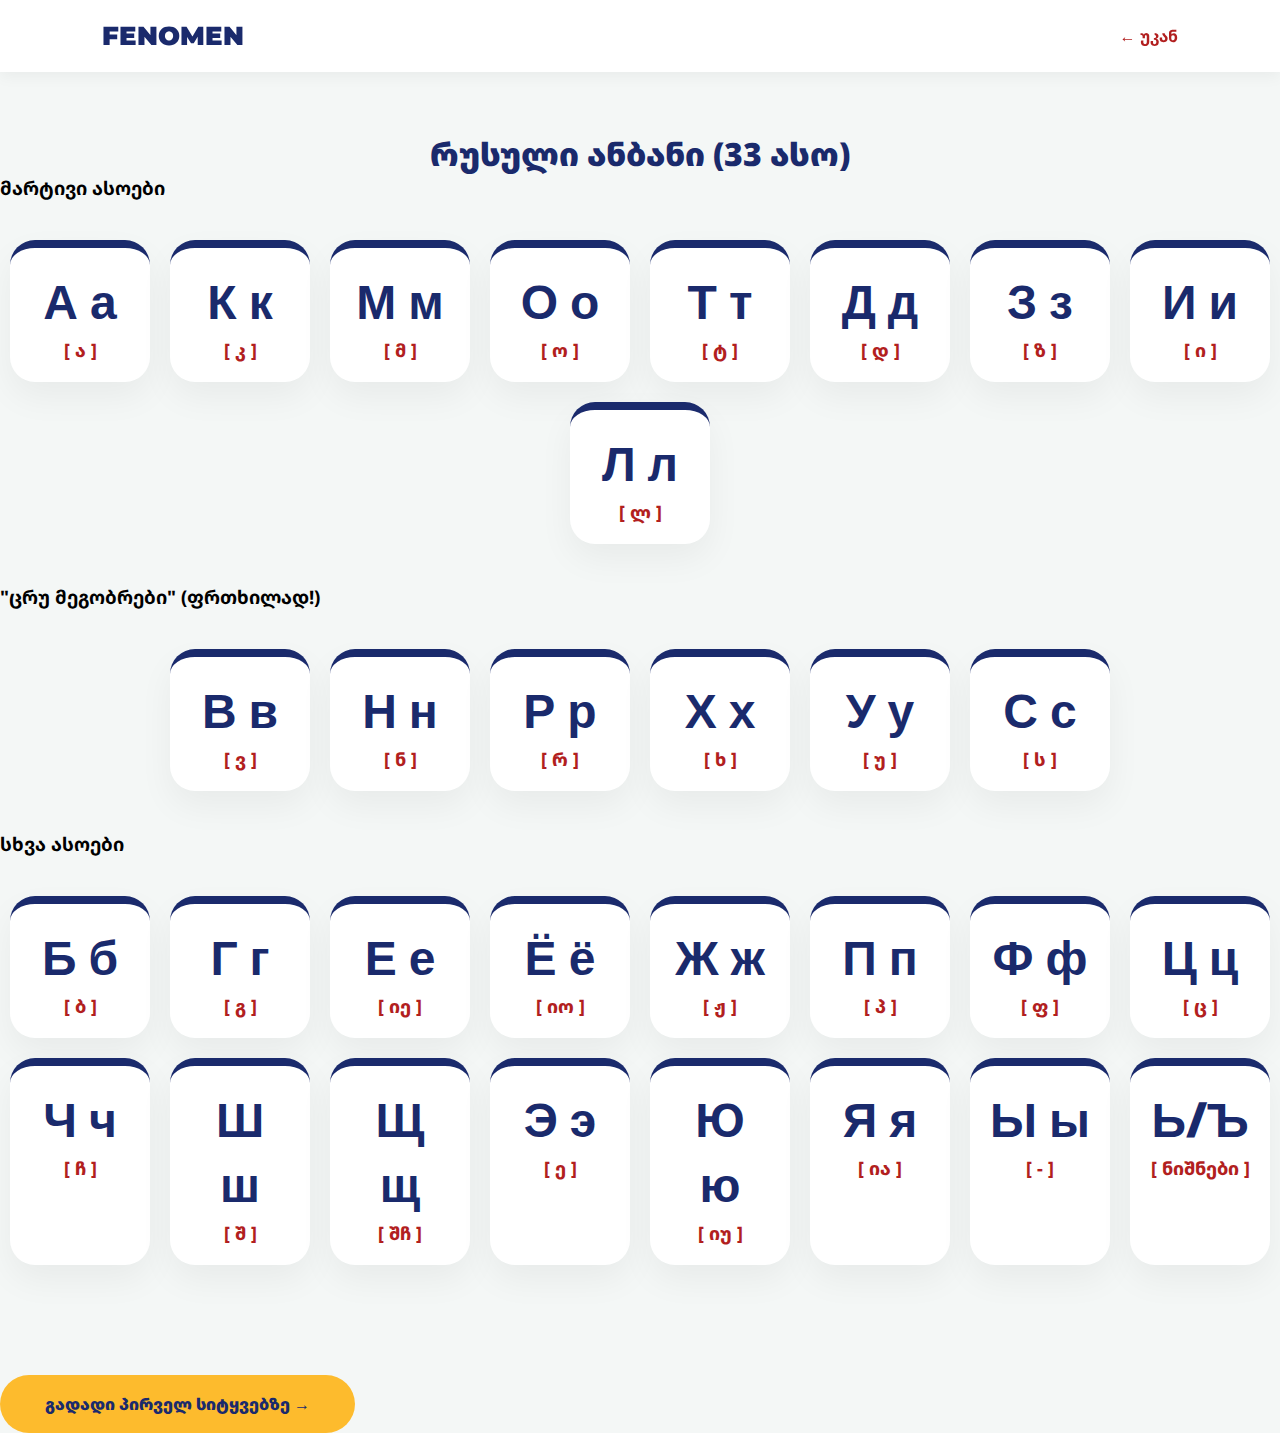
<file: alphabet.html>
<!DOCTYPE html>
<html lang="ka">
<head>
    <meta charset="UTF-8">
    <meta name="viewport" content="width=device-width, initial-scale=1.0">
    <title>FENOMEN | სრული ანბანი</title>
    <link href="https://fonts.googleapis.com/css2?family=Montserrat:wght@700;900&family=Noto+Sans+Georgian:wght@400;700&display=swap" rel="stylesheet">
    <link rel="stylesheet" href="fenomen.css">
</head>
<body>
    <header>
        <nav class="navbar">
            <div class="logo">FENOMEN</div>
            <a href="fenomen.html" class="nav-links" style="text-decoration:none; color:#b21f1f; font-weight: bold;">← უკან</a>
        </nav>
    </header>

    <main class="selection-area">
        <h2 class="section-title">რუსული ანბანი (33 ასო)</h2>

        <div class="alphabet-group">
            <h3 class="group-title">მარტივი ასოები</h3>
            <div class="grid">
                <div class="option-card mini"> <div class="letter">А а</div> <div class="transcription">[ ა ]</div> </div>
                <div class="option-card mini"> <div class="letter">К к</div> <div class="transcription">[ კ ]</div> </div>
                <div class="option-card mini"> <div class="letter">М м</div> <div class="transcription">[ მ ]</div> </div>
                <div class="option-card mini"> <div class="letter">О о</div> <div class="transcription">[ ო ]</div> </div>
                <div class="option-card mini"> <div class="letter">Т т</div> <div class="transcription">[ ტ ]</div> </div>
                <div class="option-card mini"> <div class="letter">Д д</div> <div class="transcription">[ დ ]</div> </div>
                <div class="option-card mini"> <div class="letter">З з</div> <div class="transcription">[ ზ ]</div> </div>
                <div class="option-card mini"> <div class="letter">И и</div> <div class="transcription">[ ი ]</div> </div>
                <div class="option-card mini"> <div class="letter">Л л</div> <div class="transcription">[ ლ ]</div> </div>
            </div>
        </div>

        <div class="alphabet-group">
            <h3 class="group-title" style="border-left-color: #b21f1f;">"ცრუ მეგობრები" (ფრთხილად!)</h3>
            <div class="grid">
                <div class="option-card pro mini"> <div class="letter">В в</div> <div class="transcription">[ ვ ]</div> </div>
                <div class="option-card pro mini"> <div class="letter">Н н</div> <div class="transcription">[ ნ ]</div> </div>
                <div class="option-card pro mini"> <div class="letter">Р р</div> <div class="transcription">[ რ ]</div> </div>
                <div class="option-card pro mini"> <div class="letter">Х х</div> <div class="transcription">[ ხ ]</div> </div>
                <div class="option-card pro mini"> <div class="letter">У у</div> <div class="transcription">[ უ ]</div> </div>
                <div class="option-card pro mini"> <div class="letter">С с</div> <div class="transcription">[ ს ]</div> </div>
            </div>
        </div>

        <div class="alphabet-group">
            <h3 class="group-title" style="border-left-color: #fdbb2d;">სხვა ასოები</h3>
            <div class="grid">
                <div class="option-card mini"> <div class="letter">Б б</div> <div class="transcription">[ ბ ]</div> </div>
                <div class="option-card mini"> <div class="letter">Г г</div> <div class="transcription">[ გ ]</div> </div>
                <div class="option-card mini"> <div class="letter">Е е</div> <div class="transcription">[ იე ]</div> </div>
                <div class="option-card mini"> <div class="letter">Ё ё</div> <div class="transcription">[ იო ]</div> </div>
                <div class="option-card mini"> <div class="letter">Ж ж</div> <div class="transcription">[ ჟ ]</div> </div>
                <div class="option-card mini"> <div class="letter">П п</div> <div class="transcription">[ პ ]</div> </div>
                <div class="option-card mini"> <div class="letter">Ф ф</div> <div class="transcription">[ ფ ]</div> </div>
                <div class="option-card mini"> <div class="letter">Ц ц</div> <div class="transcription">[ ც ]</div> </div>
                <div class="option-card mini"> <div class="letter">Ч ч</div> <div class="transcription">[ ჩ ]</div> </div>
                <div class="option-card mini"> <div class="letter">Ш ш</div> <div class="transcription">[ შ ]</div> </div>
                <div class="option-card mini"> <div class="letter">Щ щ</div> <div class="transcription">[ შჩ ]</div> </div>
                <div class="option-card mini"> <div class="letter">Э э</div> <div class="transcription">[ ე ]</div> </div>
                <div class="option-card mini"> <div class="letter">Ю ю</div> <div class="transcription">[ იუ ]</div> </div>
                <div class="option-card mini"> <div class="letter">Я я</div> <div class="transcription">[ ია ]</div> </div>
                <div class="option-card mini"> <div class="letter">Ы ы</div> <div class="transcription">[ - ]</div> </div>
                <div class="option-card mini"> <div class="letter">Ь/Ъ</div> <div class="transcription">[ ნიშნები ]</div> </div>
            </div>
        </div>

        <div style="margin-top: 50px;">
            <a href="reading.html" class="btn-primary">გადადი პირველ სიტყვებზე →</a>
        </div>
    </main>
    <script src="fenomen.js"></script>
</body>
</html>
</file>
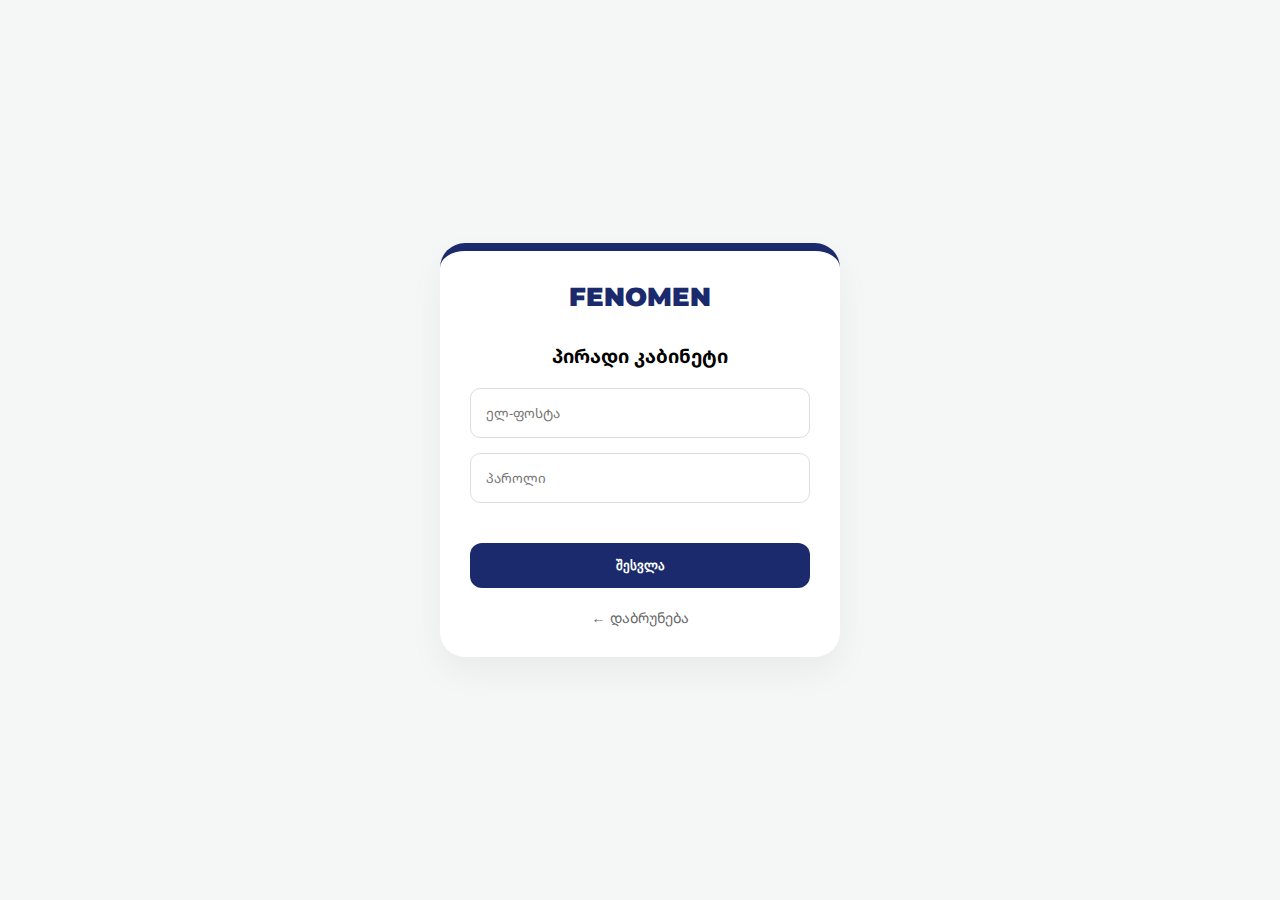
<file: login.html>
<!DOCTYPE html>
<html lang="ka">
<head>
    <meta charset="UTF-8">
    <meta name="viewport" content="width=device-width, initial-scale=1.0">
    <title>FENOMEN | შესვლა</title>
    <link href="https://fonts.googleapis.com/css2?family=Montserrat:wght@700;900&family=Noto+Sans+Georgian:wght@400;700&display=swap" rel="stylesheet">
    <link rel="stylesheet" href="fenomen.css">
</head>
<body>
    <div class="selection-area" style="height: 100vh; display: flex; align-items: center; justify-content: center;">
        <div class="option-card" style="max-width: 400px;">
            <div class="logo" style="margin-bottom: 30px;">FENOMEN</div>
            <h3 style="margin-bottom: 20px;">პირადი კაბინეტი</h3>
            
            <form id="login-form">
                <input type="email" id="user-email" placeholder="ელ-ფოსტა" required style="width: 100%; padding: 15px; margin-bottom: 15px; border-radius: 10px; border: 1px solid #ddd; font-family: inherit;">
                <input type="password" id="user-pass" placeholder="პაროლი" required style="width: 100%; padding: 15px; margin-bottom: 20px; border-radius: 10px; border: 1px solid #ddd; font-family: inherit;">
                <button type="submit" class="btn-card" style="width: 100%; border: none; cursor: pointer;">შესვლა</button>
            </form>
            
            <a href="fenomen.html" style="display: block; margin-top: 20px; color: #666; text-decoration: none; font-size: 14px;">← დაბრუნება</a>
        </div>
    </div>

    <script src="fenomen.js"></script>
</body>
</html>
</file>
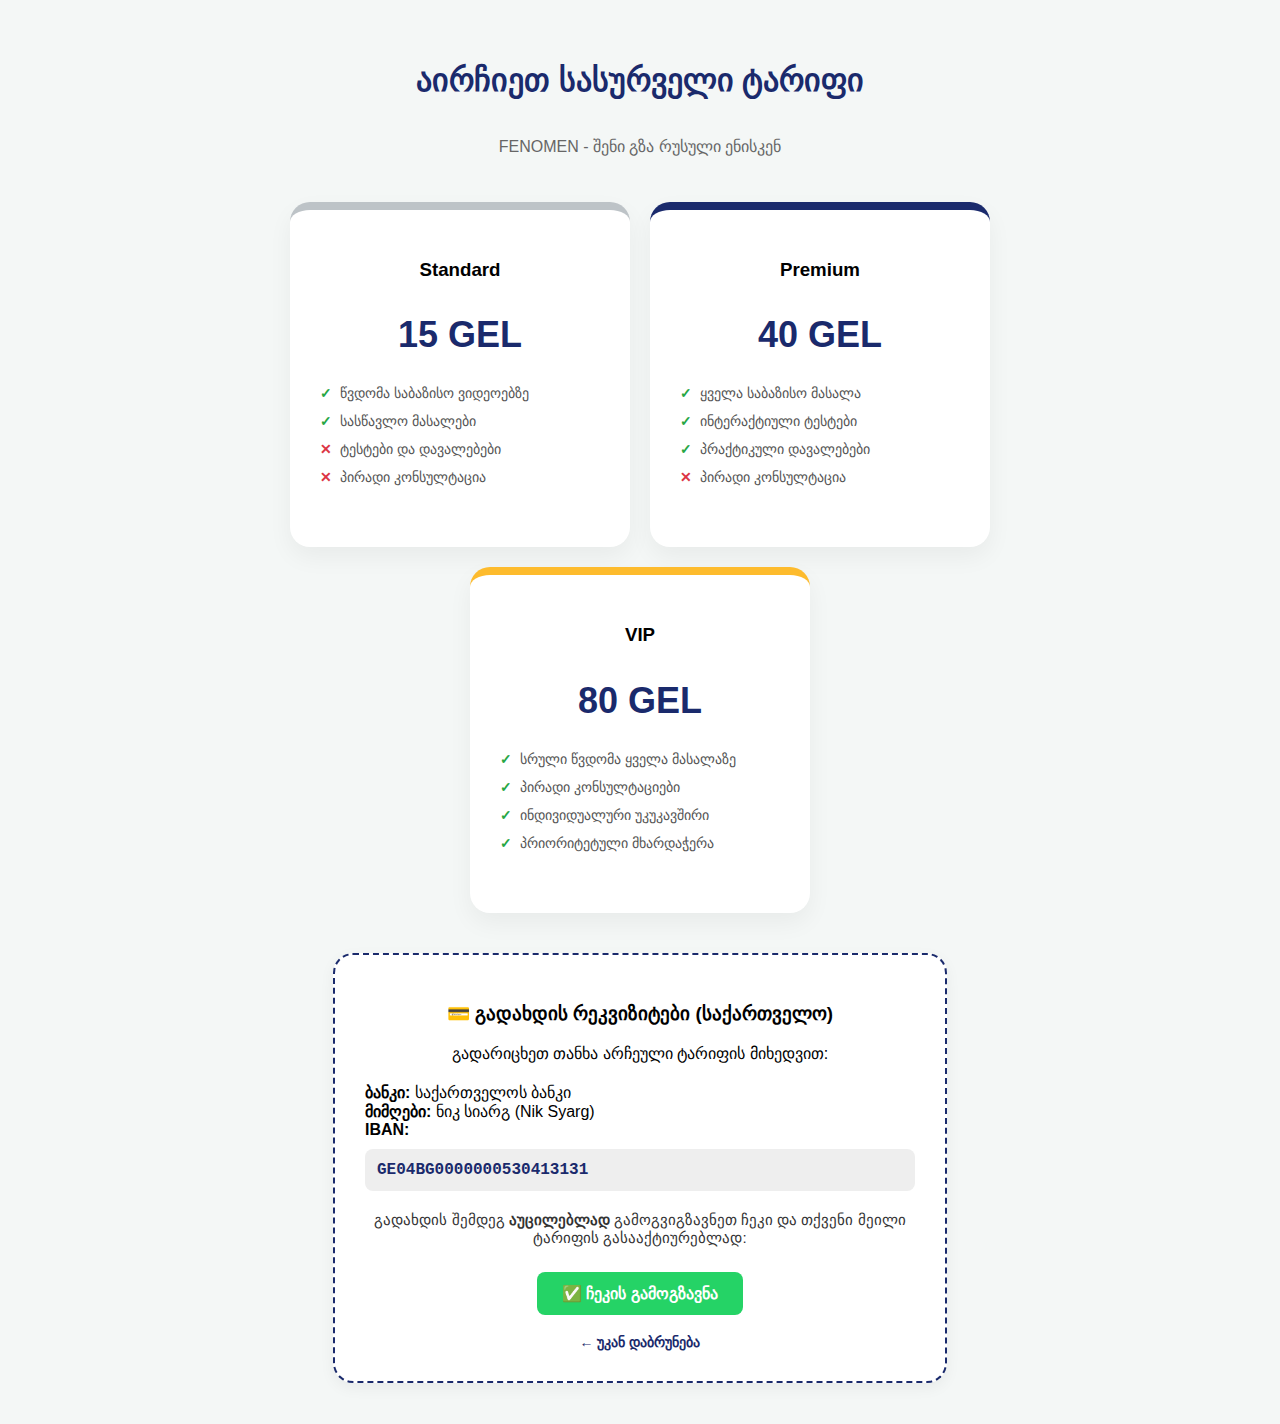
<file: pay.html>
<!DOCTYPE html>
<html lang="ka">
<head>
    <meta charset="UTF-8">
    <title>FENOMEN | ტარიფები და გადახდა</title>
    <style>
        body { font-family: 'Segoe UI', sans-serif; background: #f4f7f6; margin: 0; padding: 40px 20px; display: flex; flex-direction: column; align-items: center; }
        .pricing-container { display: flex; gap: 20px; flex-wrap: wrap; justify-content: center; max-width: 1000px; margin-top: 30px; }
        .price-card { background: white; padding: 30px; border-radius: 20px; box-shadow: 0 10px 25px rgba(0,0,0,0.05); text-align: center; width: 280px; border-top: 8px solid #ddd; transition: 0.3s; display: flex; flex-direction: column; }
        .price-card:hover { transform: translateY(-10px); }
        
        .standard { border-top-color: #bdc3c7; }
        .premium { border-top-color: #1a2a6c; }
        .vip { border-top-color: #fdbb2d; }

        .price { font-size: 36px; font-weight: bold; color: #1a2a6c; margin: 15px 0; }
        .features { text-align: left; padding: 0; list-style: none; flex-grow: 1; font-size: 14px; color: #555; margin-bottom: 20px; }
        .features li { margin-bottom: 12px; display: flex; align-items: center; }
        .features li::before { content: "✓"; color: #28a745; margin-right: 8px; font-weight: bold; }
        .features li.no::before { content: "✕"; color: #dc3545; }

        .payment-info { background: white; margin-top: 40px; padding: 30px; border-radius: 20px; max-width: 550px; text-align: center; box-shadow: 0 5px 15px rgba(0,0,0,0.05); border: 2px dashed #1a2a6c; }
        .iban { background: #eee; padding: 12px; border-radius: 8px; font-family: monospace; margin: 10px 0; display: block; font-size: 16px; font-weight: bold; color: #1a2a6c; }
        .contact-btn { display: inline-block; background: #25d366; color: white; text-decoration: none; padding: 12px 25px; border-radius: 8px; font-weight: bold; margin-top: 10px; }
    </style>
</head>
<body>

    <h1 style="color: #1a2a6c; text-align: center;">აირჩიეთ სასურველი ტარიფი</h1>
    <p style="color: #666; text-align: center;">FENOMEN - შენი გზა რუსული ენისკენ</p>

    <div class="pricing-container">
        <div class="price-card standard">
            <h3>Standard</h3>
            <div class="price">15 GEL</div>
            <ul class="features">
                <li>წვდომა საბაზისო ვიდეოებზე</li>
                <li>სასწავლო მასალები</li>
                <li class="no">ტესტები და დავალებები</li>
                <li class="no">პირადი კონსულტაცია</li>
            </ul>
        </div>

        <div class="price-card premium">
            <h3>Premium</h3>
            <div class="price">40 GEL</div>
            <ul class="features">
                <li>ყველა საბაზისო მასალა</li>
                <li>ინტერაქტიული ტესტები</li>
                <li>პრაქტიკული დავალებები</li>
                <li class="no">პირადი კონსულტაცია</li>
            </ul>
        </div>

        <div class="price-card vip">
            <h3>VIP</h3>
            <div class="price">80 GEL</div>
            <ul class="features">
                <li>სრული წვდომა ყველა მასალაზე</li>
                <li>პირადი კონსულტაციები</li>
                <li>ინდივიდუალური უკუკავშირი</li>
                <li>პრიორიტეტული მხარდაჭერა</li>
            </ul>
        </div>
    </div>

    <div class="payment-info">
        <h3>💳 გადახდის რეკვიზიტები (საქართველო)</h3>
        <p>გადარიცხეთ თანხა არჩეული ტარიფის მიხედვით:</p>
        <div style="text-align: left; margin: 20px 0;">
            <strong>ბანკი:</strong> საქართველოს ბანკი<br>
            <strong>მიმღები:</strong> ნიკ სიარგ (Nik Syarg)<br>
            <strong>IBAN:</strong>
            <span class="iban">GE04BG0000000530413131</span>
        </div>
        <p style="font-size: 15px; color: #333;">
            გადახდის შემდეგ <b>აუცილებლად</b> გამოგვიგზავნეთ ჩეკი და თქვენი მეილი ტარიფის გასააქტიურებლად:
        </p>
        <a href="https://wa.me/995558551052" target="_blank" class="contact-btn">✅ ჩეკის გამოგზავნა</a>
        <br><br>
        <a href="course.html" style="text-decoration: none; color: #1a2a6c; font-size: 14px; font-weight: bold;">← უკან დაბრუნება</a>
    </div>

</body>
</html>
</file>
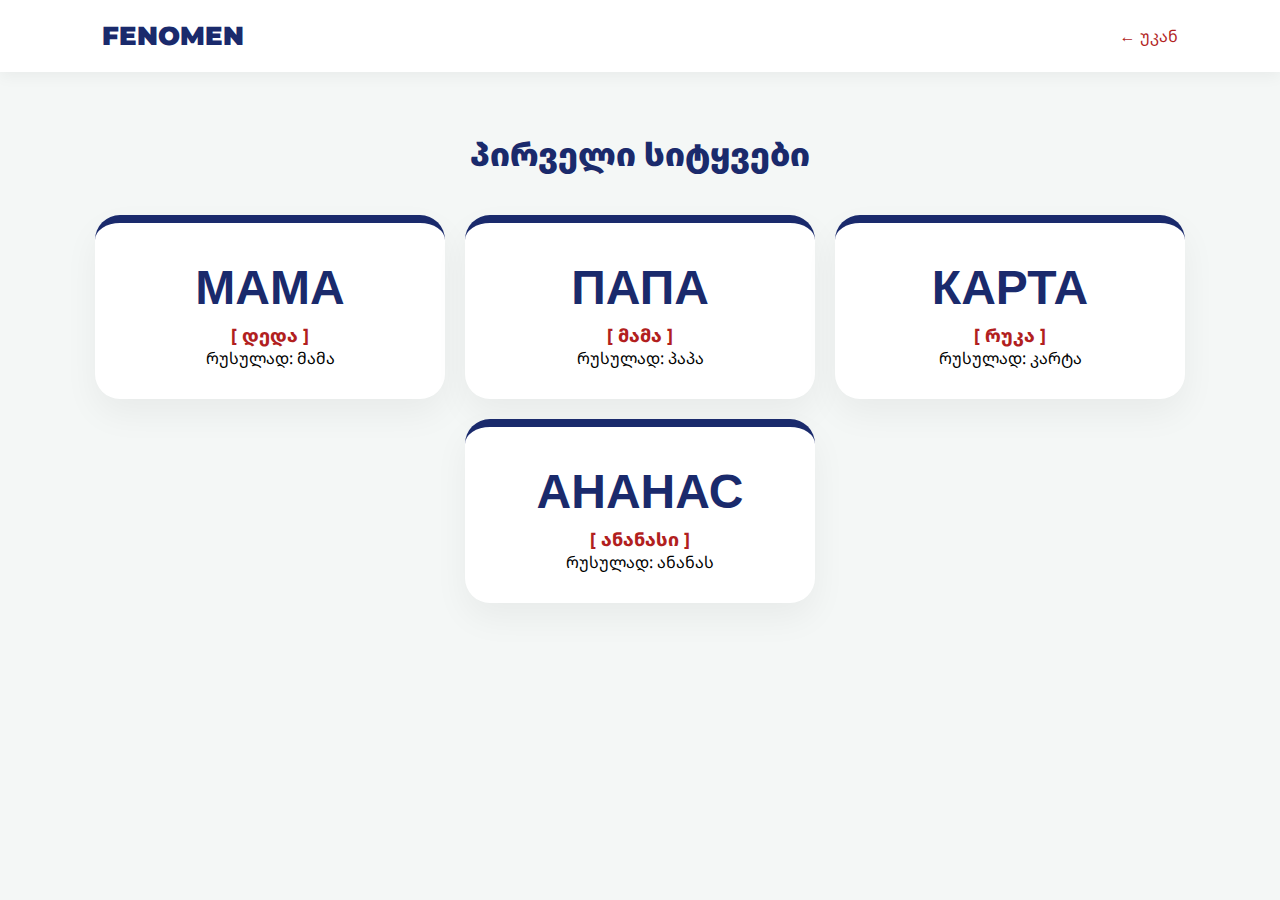
<file: reading.html>
<!DOCTYPE html>
<html lang="ka">
<head>
    <meta charset="UTF-8">
    <meta name="viewport" content="width=device-width, initial-scale=1.0">
    <title>FENOMEN | პირველი სიტყვები</title>
    <link href="https://fonts.googleapis.com/css2?family=Montserrat:wght@700;900&family=Noto+Sans+Georgian:wght@400;700&display=swap" rel="stylesheet">
    <link rel="stylesheet" href="fenomen.css">
</head>
<body>
    <header>
        <nav class="navbar">
            <div class="logo">FENOMEN</div>
            <a href="alphabet.html" class="nav-links" style="text-decoration:none; color:#b21f1f;">← უკან</a>
        </nav>
    </header>

    <main class="selection-area">
        <h2 class="section-title">პირველი სიტყვები</h2>
        <div class="grid">
            <div class="option-card pro">
                <div class="letter">МАМА</div>
                <div class="transcription">[ დედა ]</div>
                <p>რუსულად: მამა</p>
            </div>
            <div class="option-card pro">
                <div class="letter">ПАПА</div>
                <div class="transcription">[ მამა ]</div>
                <p>რუსულად: პაპა</p>
            </div>
            <div class="option-card newbie">
                <div class="letter">КАРТА</div>
                <div class="transcription">[ რუკა ]</div>
                <p>რუსულად: კარტა</p>
            </div>
            <div class="option-card newbie">
                <div class="letter">АНАНАС</div>
                <div class="transcription">[ ანანასი ]</div>
                <p>რუსულად: ანანას</p>
            </div>
        </div>
    </main>
</body>
</html>
</file>
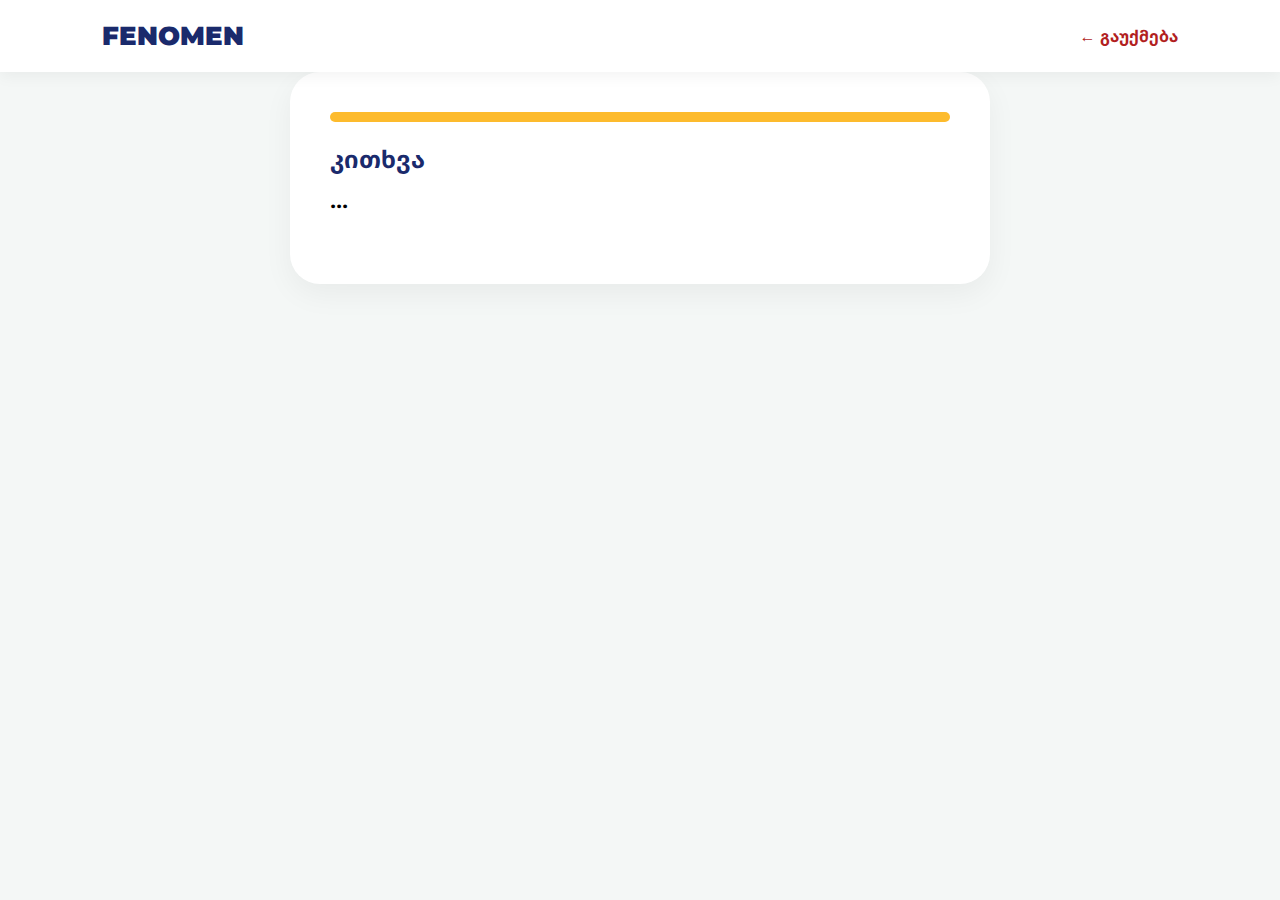
<file: test.html>
<!DOCTYPE html>
<html lang="ka">
<head>
    <meta charset="UTF-8">
    <meta name="viewport" content="width=device-width, initial-scale=1.0">
    <title>FENOMEN | ტესტირება</title>
    <link href="https://fonts.googleapis.com/css2?family=Montserrat:wght@700;900&family=Noto+Sans+Georgian:wght@400;700&display=swap" rel="stylesheet">
    <link rel="stylesheet" href="fenomen.css">
</head>
<body>
    <header>
        <nav class="navbar">
            <div class="logo">FENOMEN</div>
            <a href="fenomen.html" class="nav-links" style="text-decoration:none; color:#b21f1f; font-weight: bold;">← გაუქმება</a>
        </nav>
    </header>

    <main class="selection-area">
        <div id="test-container" style="max-width: 700px; margin: 0 auto; background: white; padding: 40px; border-radius: 30px; box-shadow: 0 10px 30px rgba(0,0,0,0.05);">
            
            <div id="quiz-step">
                <div class="timer-bar"><div id="timer-progress"></div></div>
                <h2 id="question-title" style="color: #1a2a6c; margin-bottom: 10px;">კითხვა</h2>
                <p id="question-text" style="font-size: 22px; margin-bottom: 30px; font-weight: bold;">...</p>
                <div id="answer-buttons" style="display: flex; flex-direction: column; gap: 15px;"></div>
            </div>

            <div id="result-step" style="display: none;">
                <h2 id="praise-title" style="color: #1a2a6c; font-size: 32px;">შესანიშნავია!</h2>
                <p id="score-text" style="font-size: 48px; font-weight: 900; margin: 20px 0; color: #fdbb2d;">0/10</p>
                
                <div id="mistakes-container" style="text-align: left; background: #f9f9f9; padding: 20px; border-radius: 15px; margin-bottom: 30px; display: none;">
                    <h3 style="color: #b21f1f; margin-bottom: 15px;">გადახედე შეცდომებს:</h3>
                    <ul id="mistakes-list" style="list-style: none; padding: 0; line-height: 1.6;"></ul>
                </div>

                <a href="test.html" class="btn-primary">თავიდან სცადე</a>
            </div>
        </div>
    </main>

    <script src="fenomen.js"></script>
</body>
</html>
</file>
<file: fenomen.css>
* { margin: 0; padding: 0; box-sizing: border-box; }
body { font-family: 'Noto Sans Georgian', sans-serif; background-color: #f4f7f6; scroll-behavior: smooth; }

/* Навигация */
.navbar { display: flex; justify-content: space-between; align-items: center; padding: 20px 8%; background: #fff; position: sticky; top: 0; z-index: 1000; box-shadow: 0 4px 15px rgba(0,0,0,0.05); }
.logo { font-family: 'Montserrat', sans-serif; font-size: 26px; font-weight: 900; color: #1a2a6c; }
.nav-links { display: flex; list-style: none; gap: 25px; align-items: center; }
.nav-links a { text-decoration: none; color: #333; font-weight: 700; }

.nav-btn-login { background: #fdbb2d; color: #1a2a6c !important; padding: 12px 25px; border-radius: 12px; font-weight: 900; box-shadow: 0 4px 10px rgba(253, 187, 45, 0.3); }

/* Hero */
.hero { position: relative; height: 80vh; background: url('https://images.unsplash.com/photo-1456513080510-7bf3a84b82f8?auto=format&fit=crop&q=80') center/cover; display: flex; align-items: center; justify-content: center; color: white; text-align: center; }
.hero-overlay { position: absolute; top: 0; left: 0; width: 100%; height: 100%; background: linear-gradient(135deg, rgba(26, 42, 108, 0.9), rgba(178, 31, 31, 0.8)); }
.hero-content { position: relative; z-index: 1; max-width: 800px; padding: 0 20px; }
.hero h1 { font-size: clamp(32px, 5vw, 60px); font-weight: 900; margin-bottom: 20px; }
.accent { color: #fdbb2d; }

/* Карточки БУКВ (Жирный дизайн) */
.option-card { background: white; padding: 30px; border-radius: 25px; width: 100%; max-width: 350px; box-shadow: 0 15px 35px rgba(0,0,0,0.05); transition: 0.4s; border-top: 8px solid #1a2a6c; text-align: center; }
.option-card:hover { transform: translateY(-10px); box-shadow: 0 20px 40px rgba(0,0,0,0.1); }
.option-card.mini { max-width: 140px; padding: 20px; }

.letter { font-size: 48px; font-weight: 900; color: #1a2a6c; margin-bottom: 5px; display: block; }
.transcription { font-size: 18px; color: #b21f1f; font-weight: 800; }

/* Кнопки */
.btn-primary { display: inline-block; padding: 18px 45px; background: #fdbb2d; color: #1a2a6c; text-decoration: none; border-radius: 50px; font-weight: 900; margin-top: 20px; }
.btn-card { display: block; padding: 15px; background: #1a2a6c; color: white; text-decoration: none; border-radius: 12px; margin-top: 20px; font-weight: 900; border: none; cursor: pointer; }
.btn-card.alt { background: #b21f1f; }

/* Таймер */
.timer-bar { width: 100%; height: 10px; background: #eee; border-radius: 5px; margin-bottom: 20px; overflow: hidden; }
#timer-progress { width: 100%; height: 100%; background: #fdbb2d; transition: width 1s linear; }

.grid { display: flex; gap: 20px; justify-content: center; flex-wrap: wrap; padding: 40px 0; }
.section-title { font-size: 32px; font-weight: 900; color: #1a2a6c; text-align: center; margin-top: 60px; }
</file>
